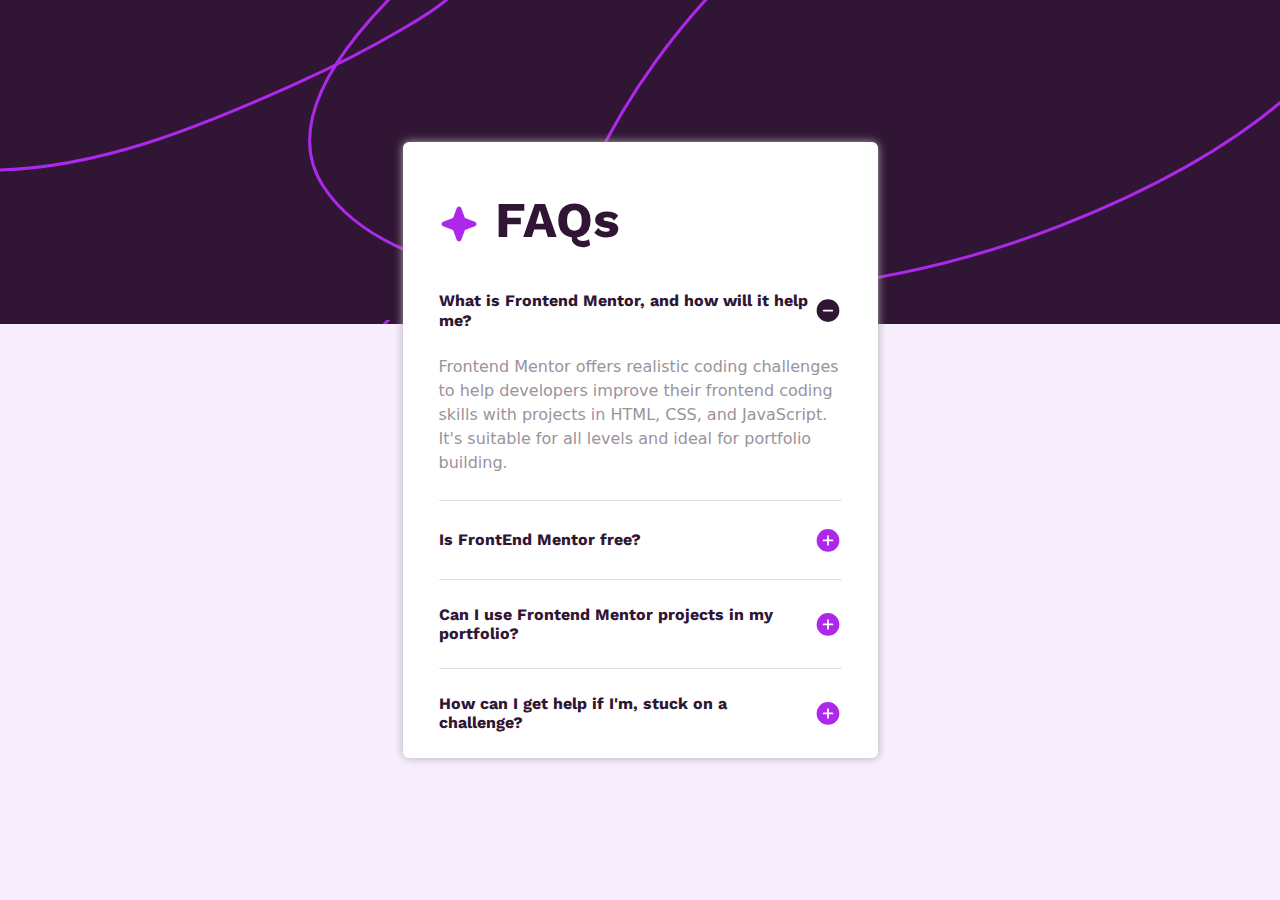
<file: index.html>
<!DOCTYPE html>
<html lang="en">

<head>
    <meta charset="UTF-8">
    <meta name="viewport" content="width=device-width, initial-scale=1.0">
    <title>Document</title>
    <link href="https://cdn.jsdelivr.net/npm/bootstrap@5.3.3/dist/css/bootstrap.min.css" rel="stylesheet"
        integrity="sha384-QWTKZyjpPEjISv5WaRU9OFeRpok6YctnYmDr5pNlyT2bRjXh0JMhjY6hW+ALEwIH" crossorigin="anonymous">
    <link rel="preconnect" href="https://fonts.googleapis.com" />
    <link rel="preconnect" href="https://fonts.gstatic.com" crossorigin />
    <link href="https://fonts.googleapis.com/css2?family=Work+Sans:ital,wght@0,100..900;1,100..900&display=swap"
        rel="stylesheet" />
    <link rel="stylesheet" href="styles.css">

</head>

<body>
    <div class="background"></div>
    <div class="container" role="FAQ">
        <div class="row vh-100 justify-content-center align-items-center">
            <div class="col-10 col-sm-10 col-md-8 col-lg-5 rounded outbox">
                <div class="row align-items-center">
                    <div class="col d-flex mx-4 mt-5">
                        <img src="assets/images/icon-star.svg" class="pe-3" alt="icon star">
                        <h1 class=""><b>FAQs</b></h1>
                    </div>
                </div>
                <div class="row">
                    <div class="col mx-4 mt-2 accordion accordion-flush" id="accordionFlushExample">
                        <div class="accordion-item">
                            <h2 class="accordion-header">
                                <button class="accordion-button" type="button" data-bs-toggle="collapse"
                                    data-bs-target="#flush-collapseOne" aria-expanded="false"
                                    aria-controls="flush-collapseOne">
                                    <b>What is Frontend Mentor, and how will it help me?</b>
                                </button>
                            </h2>
                            <div id="flush-collapseOne" class="accordion-collapse collapse show"
                                data-bs-parent="#accordionFlushExample">
                                <div class="accordion-body">Frontend Mentor offers realistic coding challenges to help
                                    developers improve their frontend coding skills with projects in HTML, CSS, and
                                    JavaScript. It's suitable for all levels and ideal for portfolio building.</div>
                            </div>
                        </div>
                        <div class="accordion-item">
                            <h2 class="accordion-header">
                                <button class="accordion-button collapsed" type="button" data-bs-toggle="collapse"
                                    data-bs-target="#flush-collapseTwo" aria-expanded="false"
                                    aria-controls="flush-collapseTwo">
                                    <b>Is FrontEnd Mentor free?</b>
                                </button>
                            </h2>
                            <div id="flush-collapseTwo" class="accordion-collapse collapse"
                                data-bs-parent="#accordionFlushExample">
                                <div class="accordion-body">Yes, Frontend Mentor offers both free and premium coding
                                    challenges, with the free
                                    option providing access to a range of projects suitable for all skill levels.</div>
                            </div>
                        </div>
                        <div class="accordion-item">
                            <h2 class="accordion-header">
                                <button class="accordion-button collapsed" type="button" data-bs-toggle="collapse"
                                    data-bs-target="#flush-collapseThree" aria-expanded="false"
                                    aria-controls="flush-collapseThree">
                                    <b>Can I use Frontend Mentor projects in my portfolio?</b>
                                </button>
                            </h2>
                            <div id="flush-collapseThree" class="accordion-collapse collapse"
                                data-bs-parent="#accordionFlushExample">
                                <div class="accordion-body">Yes, you can use projects completed on Frontend Mentor in
                                    your portfolio. It's an excellent
                                    way to showcase your skills to potential employers!</div>
                            </div>
                        </div>
                        <div class="accordion-item">
                            <h2 class="accordion-header">
                                <button class="accordion-button collapsed" type="button" data-bs-toggle="collapse"
                                    data-bs-target="#flush-collapseFour" aria-expanded="false"
                                    aria-controls="flush-collapseFour">
                                    <b>How can I get help if I'm, stuck on a challenge?</b>
                                </button>
                            </h2>
                            <div id="flush-collapseFour" class="accordion-collapse collapse"
                                data-bs-parent="#accordionFlushExample">
                                <div class="accordion-body">The best place to get help is inside Frontend Mentor's
                                    Discord community. There's a help
                                    channel where you can ask questions and seek support from other community members.
                                </div>
                            </div>
                        </div>
                    </div>
                </div>
            </div>
        </div>
    </div>



    <script src="https://cdn.jsdelivr.net/npm/bootstrap@5.3.3/dist/js/bootstrap.bundle.min.js"
        integrity="sha384-YvpcrYf0tY3lHB60NNkmXc5s9fDVZLESaAA55NDzOxhy9GkcIdslK1eN7N6jIeHz"
        crossorigin="anonymous"></script>
</body>

</html>
</file>
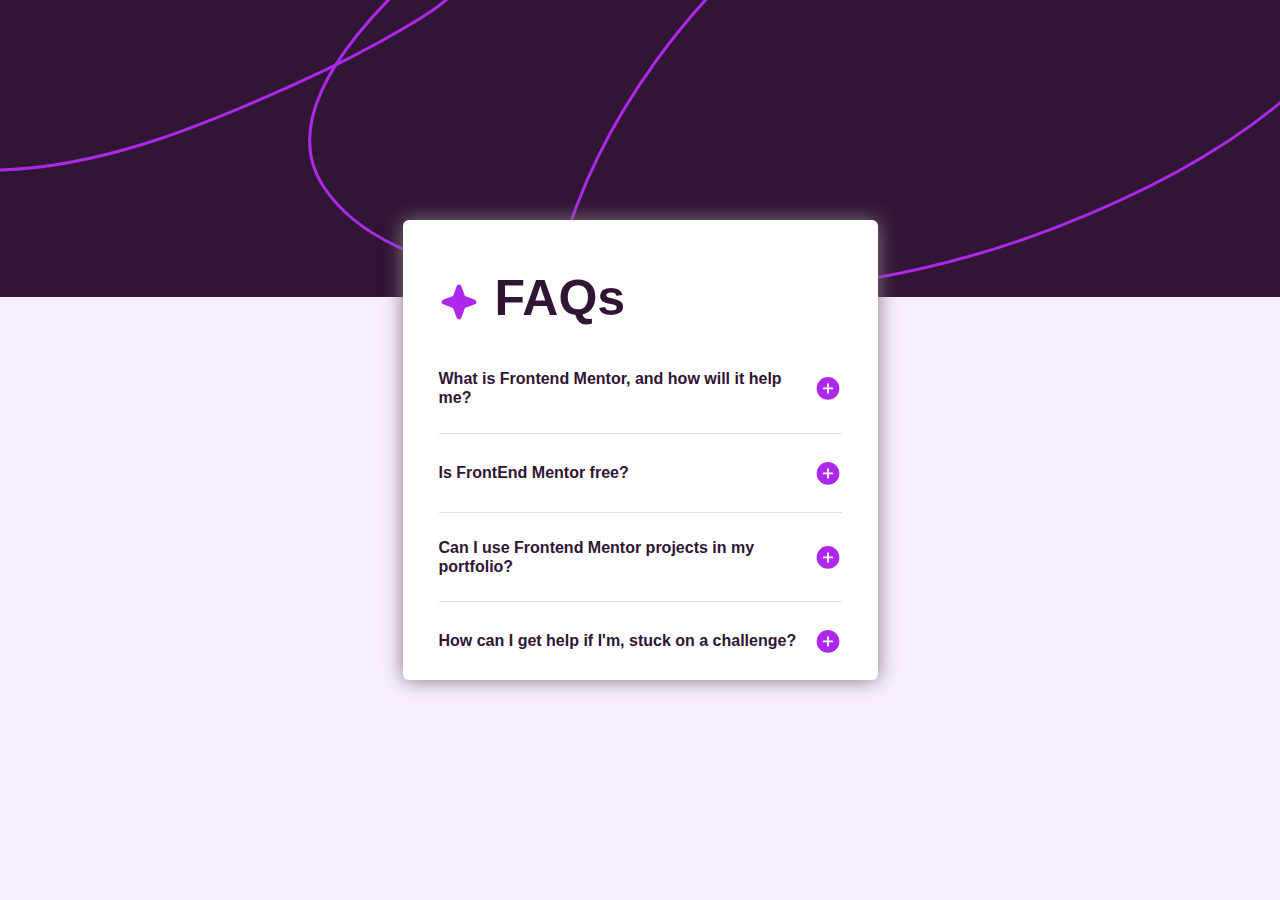
<file: design/index.html>
<!DOCTYPE html>
<html lang="en">

<head>
    <meta charset="UTF-8">
    <meta name="viewport" content="width=device-width, initial-scale=1.0">
    <title>Document</title>
    <link href="https://cdn.jsdelivr.net/npm/bootstrap@5.3.3/dist/css/bootstrap.min.css" rel="stylesheet"
        integrity="sha384-QWTKZyjpPEjISv5WaRU9OFeRpok6YctnYmDr5pNlyT2bRjXh0JMhjY6hW+ALEwIH" crossorigin="anonymous">
    <link rel="stylesheet" href="styles.css">

</head>

<body>
    <div class="background" style="position: absolute;"></div>
    <div class="container">
        <div class="row vh-100 justify-content-center align-items-center">
            <div class="col-10 col-sm-10 col-md-8 col-lg-5 rounded outbox">
                <div class="row align-items-center">
                    <div class="col d-flex mx-4 mt-5">
                        <img src="../assets/images/icon-star.svg" class="pe-3">
                        <h1 class=""><b>FAQs</b></h1>
                    </div>
                </div>
                <div class="row">
                    <div class="col mx-4 mt-2 accordion accordion-flush" id="accordionFlushExample">
                        <div class="accordion-item">
                            <h2 class="accordion-header">
                                <button class="accordion-button collapsed" type="button" data-bs-toggle="collapse"
                                    data-bs-target="#flush-collapseOne" aria-expanded="false"
                                    aria-controls="flush-collapseOne">
                                    <b>What is Frontend Mentor, and how will it help me?</b>
                                </button>
                            </h2>
                            <div id="flush-collapseOne" class="accordion-collapse collapse"
                                data-bs-parent="#accordionFlushExample">
                                <div class="accordion-body">Frontend Mentor offers realistic coding challenges to help
                                    developers improve their frontend coding skills with projects in HTML, CSS, and
                                    JavaScript. It's suitable for all levels and ideal for portfolio building.</div>
                            </div>
                        </div>
                        <div class="accordion-item">
                            <h2 class="accordion-header">
                                <button class="accordion-button collapsed" type="button" data-bs-toggle="collapse"
                                    data-bs-target="#flush-collapseTwo" aria-expanded="false"
                                    aria-controls="flush-collapseTwo">
                                    <b>Is FrontEnd Mentor free?</b>
                                </button>
                            </h2>
                            <div id="flush-collapseTwo" class="accordion-collapse collapse"
                                data-bs-parent="#accordionFlushExample">
                                <div class="accordion-body">Yes, Frontend Mentor offers both free and premium coding challenges, with the free 
                                    option providing access to a range of projects suitable for all skill levels.</div>
                            </div>
                        </div>
                        <div class="accordion-item">
                            <h2 class="accordion-header">
                                <button class="accordion-button collapsed" type="button" data-bs-toggle="collapse"
                                    data-bs-target="#flush-collapseThree" aria-expanded="false"
                                    aria-controls="flush-collapseThree">
                                    <b>Can I use Frontend Mentor projects in my portfolio?</b>
                                </button>
                            </h2>
                            <div id="flush-collapseThree" class="accordion-collapse collapse"
                                data-bs-parent="#accordionFlushExample">
                                <div class="accordion-body">Yes, you can use projects completed on Frontend Mentor in your portfolio. It's an excellent
                                    way to showcase your skills to potential employers!</div>
                            </div>
                        </div>
                        <div class="accordion-item">
                            <h2 class="accordion-header">
                                <button class="accordion-button collapsed" type="button" data-bs-toggle="collapse"
                                    data-bs-target="#flush-collapseFour" aria-expanded="false"
                                    aria-controls="flush-collapseFour">
                                    <b>How can I get help if I'm, stuck on a challenge?</b>
                                </button>
                            </h2>
                            <div id="flush-collapseFour" class="accordion-collapse collapse"
                                data-bs-parent="#accordionFlushExample">
                                <div class="accordion-body">The best place to get help is inside Frontend Mentor's Discord community. There's a help 
                                    channel where you can ask questions and seek support from other community members.</div>
                            </div>
                        </div>
                    </div>
                </div>
            </div>
        </div>
    </div>



    <script src="https://cdn.jsdelivr.net/npm/bootstrap@5.3.3/dist/js/bootstrap.bundle.min.js"
        integrity="sha384-YvpcrYf0tY3lHB60NNkmXc5s9fDVZLESaAA55NDzOxhy9GkcIdslK1eN7N6jIeHz"
        crossorigin="anonymous"></script>
</body>

</html>
</file>
<file: styles.css>
body {
    margin: 0;
    background-color: #f7eefe;
}

h1 {
    font-family: 'Work Sans', sans-serif;
    font-size: 50px;
    color: #301534;
}

.accordion-button {
    color: #301534;
    font-weight: 40px;
    font-family: 'Work Sans', sans-serif;
}


.background {
    position: absolute;
    background-image: url("assets/images/background-pattern-desktop.svg");
    width: 100%;
    height: 36vh;
}


.accordion-button {
    padding: 25px 0px;
}

.accordion-button:not(.collapsed) {
    color: #301534;
    background-color: white;
    box-shadow: none;
}

.accordion-body {
    padding: 0px 0px 25px 0px;
    font-size: 16px;
    font-family: 'Work Sans' sans-serif;
    color: #9a939b;
}

.accordion-button:not(.collapsed)::after {
    padding: 0px 0px;
    background-image: url("assets/images/icon-minus.svg");
    --bs-accordion-btn-icon-width: 1.75rem;
    
}

.accordion-button::after {
    background-image: url("assets/images/icon-plus.svg");
    --bs-accordion-btn-icon-width: 1.75rem;
}

.accordion-button:focus {
    box-shadow: none;
}


.outbox {
    position: relative;
    z-index: 10;
    background-color: white;
    border-radius: 20px;
    box-shadow: 0 0 10px rgb(177, 171, 176);
}


.accordion-button-icon {
    background-image: url("assets/images/icon-minus.svg");
}
</file>
<file: design/styles.css>
@font-face {
    font-family: 'Work Sans' sans-serif;
    src: url('../assets/fonts/WorkSans-VariableFont_wght.ttf') format('truetype');
    font-weight: 100 900;
    /* Range from Thin (100) to Black (900) */
    font-style: normal;
}

@font-face {
    font-family: 'Work Sans Bold' sans-serif;
    src: url('../assets/fonts/WorkSans-SemiBold.ttf') format('truetype');
    font-weight: 100 900;
    font-style: italic;
}

body {
    margin: 0;
    background-color: #f7eefe;
}

h1 {
    font-family: 'Work Sans Bold', sans-serif;
    font-size: 50px;
    color: #301534;
}

.accordion-button {
    color: #301534;
    font-weight: 40px;
    font-family: 'Work Sans', sans-serif;
}


.background {
    background-image: url("../assets/images/background-pattern-desktop.svg");
    width: 100%;
    height: 33vh;
}


.accordion-button {
    padding: 25px 0px;
}

.accordion-button:not(.collapsed) {
    color: #301534;
    background-color: white;
    box-shadow: none;
}

.accordion-body {
    padding: 10px 0px;
    font-size: 16px;
    font-family: 'Work Sans' sans-serif;
    color: #9a939b;
}

.accordion-button:not(.collapsed)::after {
    background-image: url("../assets/images/icon-minus.svg");
    --bs-accordion-btn-icon-width: 1.75rem;
    
}

.accordion-button::after {
    background-image: url("../assets/images/icon-plus.svg");
    --bs-accordion-btn-icon-width: 1.75rem;
}

.accordion-button:focus {
    box-shadow: none;
}


.outbox {
    /* width: 36%; */
    /* position: absolute; */
    /* top: 20%;
    left: 32%; */
    position: relative;
    z-index: 10;
    background-color: white;
    box-shadow: 0 0 20px rgb(131, 120, 129);
 
}


.accordion-button-icon {
    background-image: url("../assets/images/icon-minus.svg");
}
</file>
